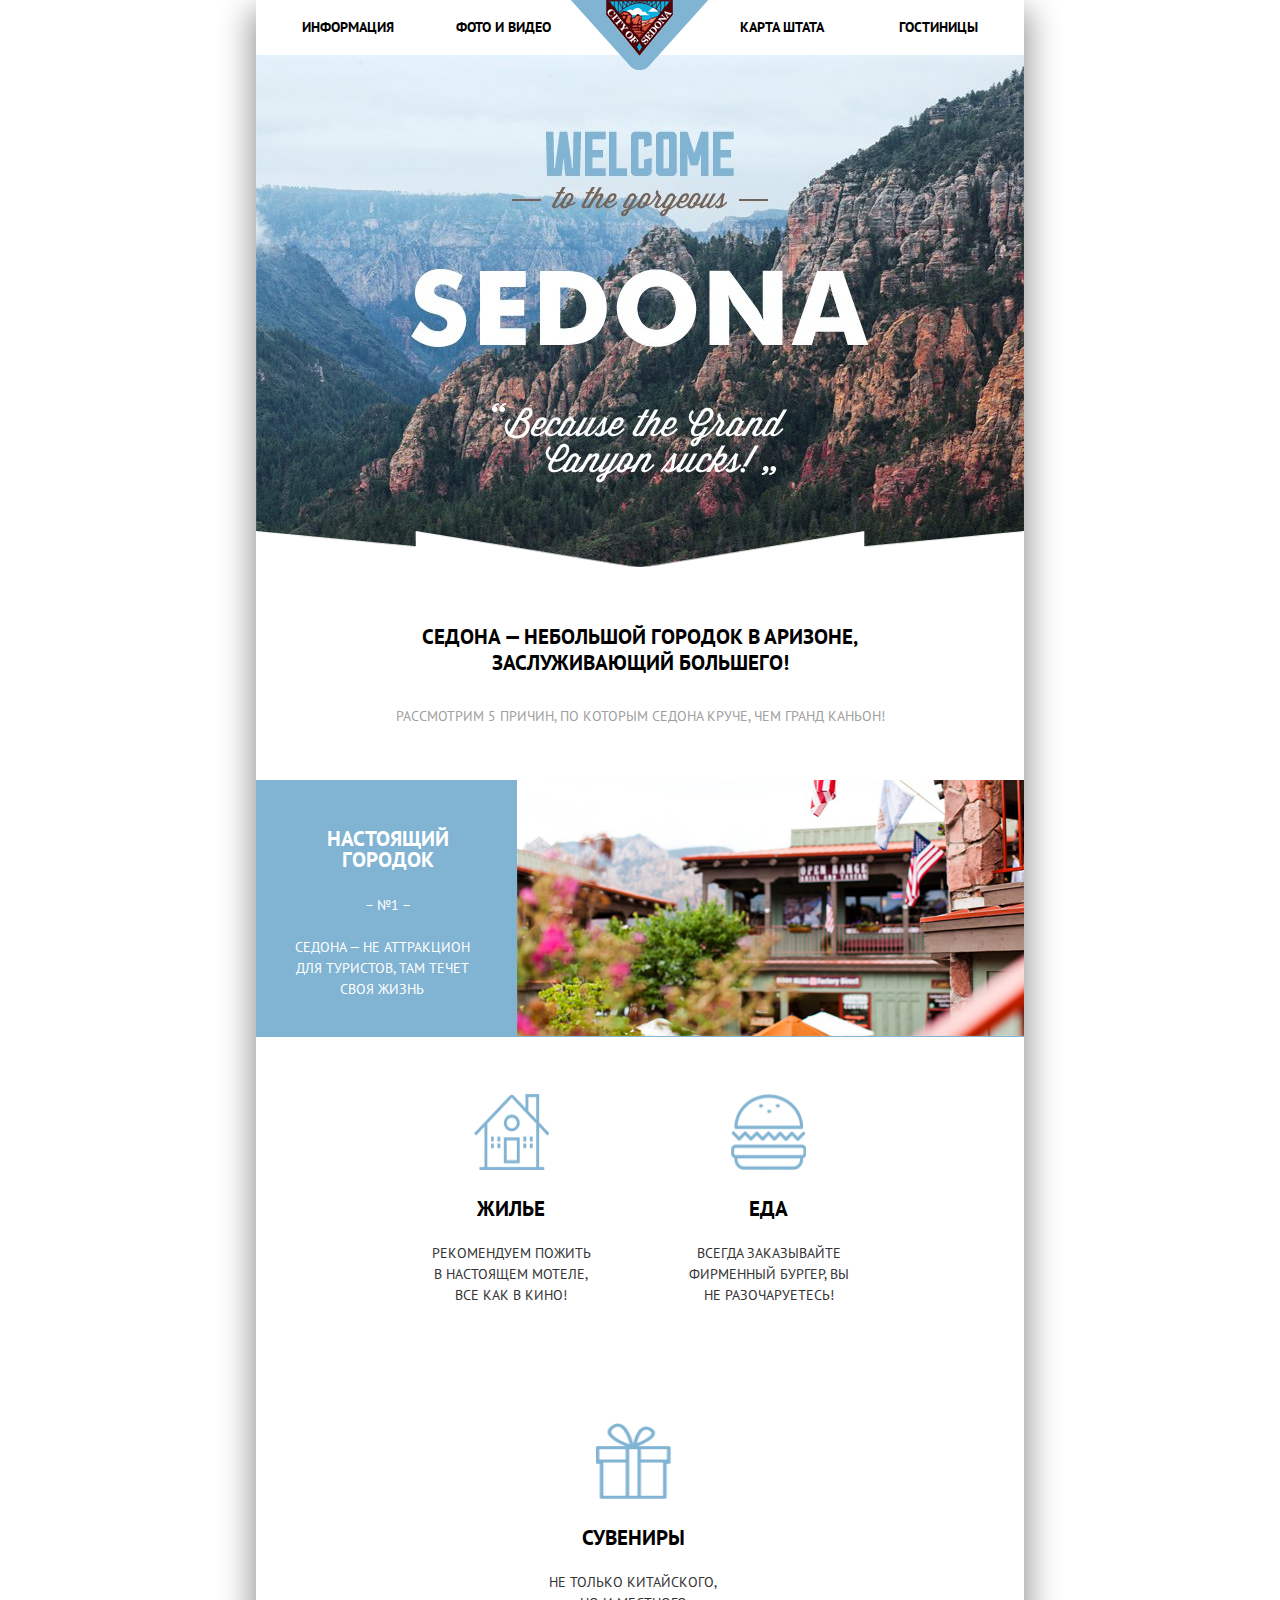
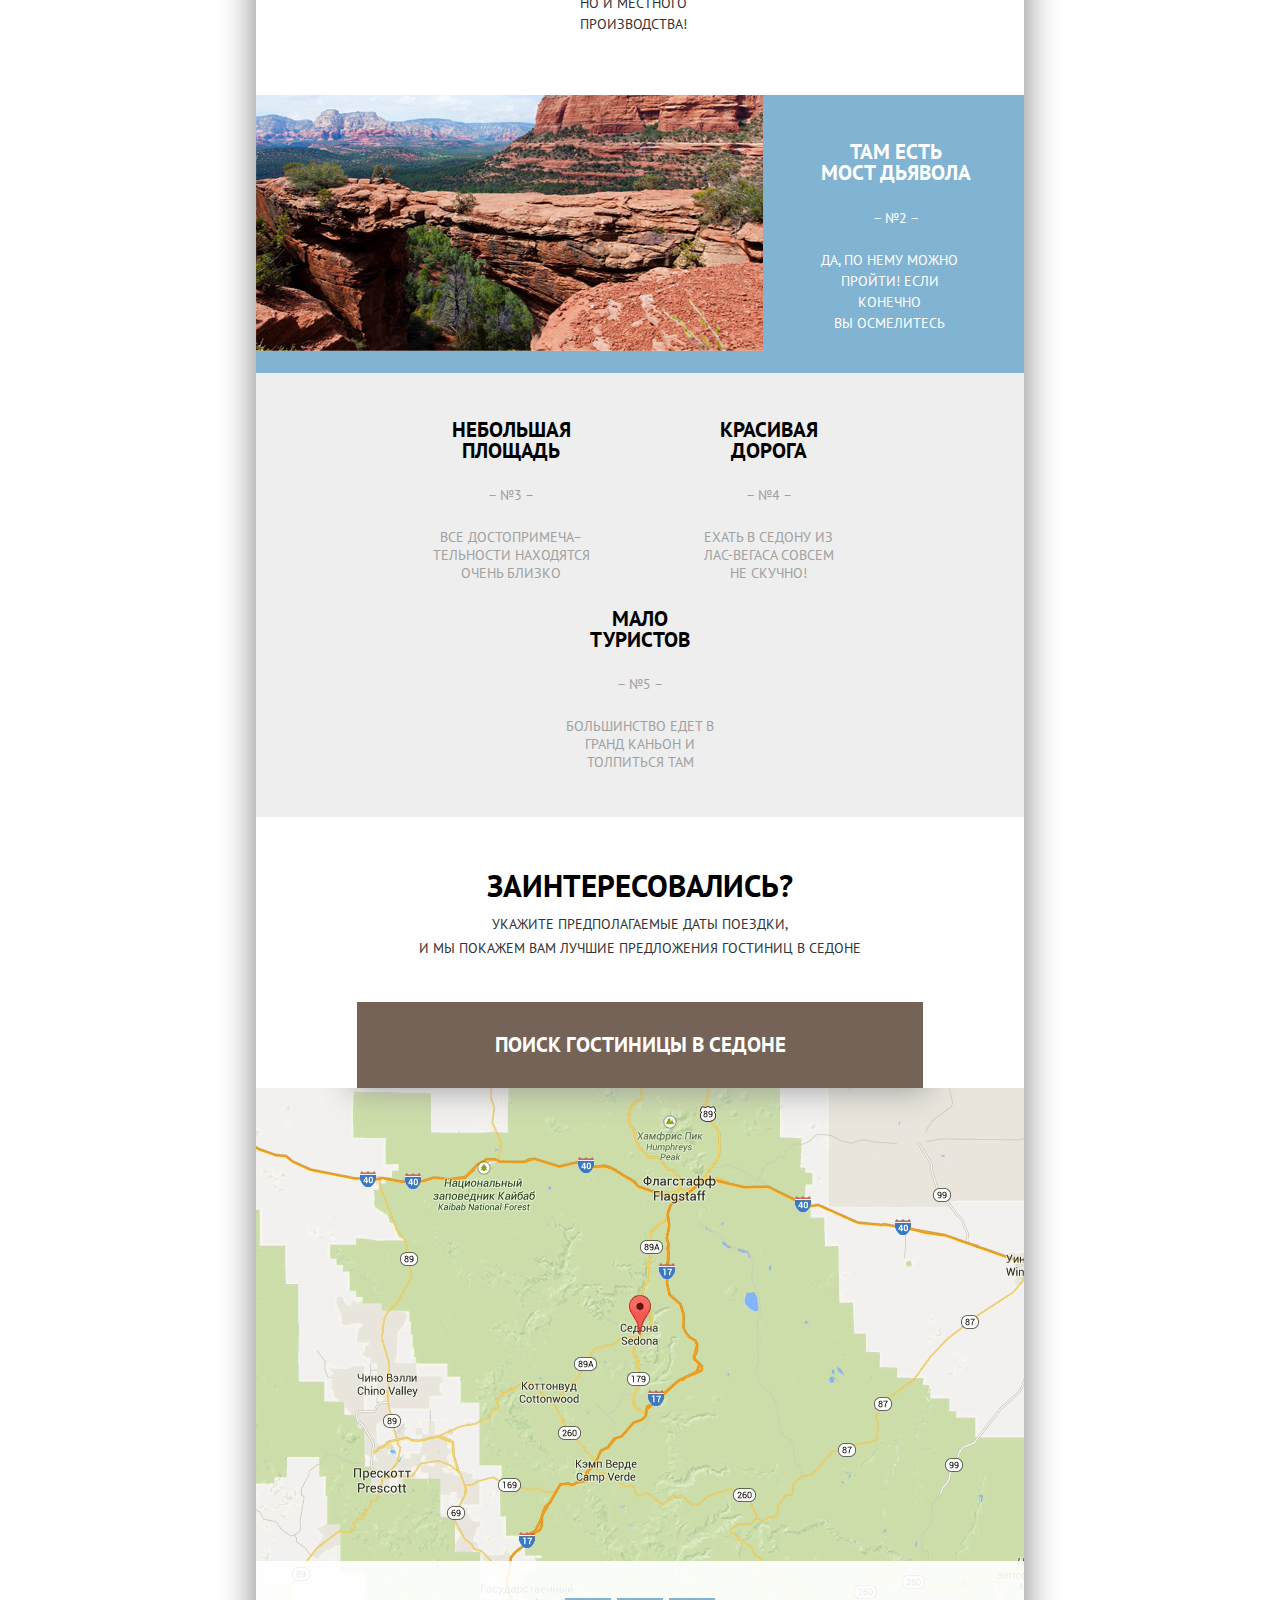
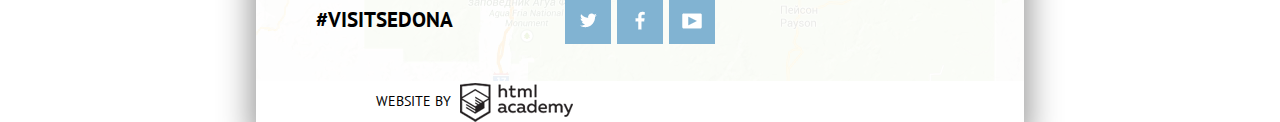
<file: index.html>
<!DOCTYPE html>
<html lang="ru">
  <head>
    <meta charset="utf-8">
    <title>HTML Academy: Седона</title>
    <link href="css/normalize.css" rel="stylesheet">
    <link href="css/style_min.css" rel="stylesheet">
    <link href="https://fonts.googleapis.com/css?family=PT+Sans:400,700&amp;subset=cyrillic" rel="stylesheet">
  </head>
  <body>
    <div class="centering">
      <header class="main-header">
        <nav class="main-navigation">
          <ul class="clearfix">
            <li class="main-navigation_left"><a href="#">Информация</a></li>
            <li class="main-navigation_left"><a href="#">Фото и видео</a></li>
            <li class="main-navigation_right"><a href="hotels.html">Гостиницы</a></li>
            <li class="main-navigation_right"><a href="#">Карта штата</a></li>
          </ul>
          <div class="header-logo">
           <a href="index.html"><img src="img/logo.png" alt="Sity of Sedona" width="138" height="70"></a>
          </div>
        </nav>
      </header>
      <main>
        <section class="index-background">
          <p>Welcome to the Georgeous</p>
          <h1>Sedona</h1>
          <p>Because the Grand Canyon sucks</p>
        </section>
        <section class="greeting">
          <h2 class="index-appeal">Седона &mdash; небольшой городок в аризоне,<br> заслуживающий большего!</h2>
          <p>Рассмотрим 5 причин, по которым седона круче, чем гранд каньон!</p>
        </section>
        <section class="features-photo clearfix">
          <div class="features-left-title">
            <h3>Настоящий городок</h3>
            <span>&ndash; №1 &ndash;</span>
            <p>Седона &mdash; не аттракцион для туристов, там течет своя жизнь</p>
          </div>
          <div class="features-right-photo">
          </div>
        </section>
        <section class="features-icons clearfix">
          <div class="features-icon">
            <div class="icons">
              <img src="img/icon-home.png" alt="Жилье" width="75" height="76">
            </div>
            <h4>Жилье</h4>
            <p>Рекомендуем пожить в настоящем мотеле, все как в кино!</p>
          </div>
          <div class="features-icon">
            <div class="icons">
              <img src="img/icon-food.png" alt="Еда" width="75" height="76">
            </div>
            <h4>Еда</h4>
            <p>Всегда заказывайте фирменный бургер, вы не разочаруетесь!</p>
          </div>
          <div class="features-icon">
            <div class="icons">
              <img src="img/icon-gift.png" alt="Сувениры" width="75" height="76">
            </div>
            <h4>Сувениры</h4>
            <p>Не только китайского, но и местного производства!</p>
          </div>
        </section>
        <section class="features-photo clearfix">
          <div class="features-left-photo"></div>
          <div class="features-right-title">
            <h3>Там есть <br>мост дьявола</h3>
            <span>&ndash; №2 &ndash;</span>
            <p>Да, по нему можно пройти! Если конечно<br> вы осмелитесь</p>
          </div>
        </section>
        <section class="features-slogans clearfix">
          <div class="features-item-slogan">
            <h3>Небольшая площадь</h3>
            <p>&ndash; №3 &ndash;</p>
            <p>Все достопримеча&ndash;тельности находятся очень близко</p>
          </div>
          <div class="features-item-slogan">
            <h3>Красивая дорога</h3>
            <p>&ndash; №4 &ndash;</p>
            <p>Ехать в Седону из Лас-Вегаса совсем не скучно!</p>
          </div>
          <div class="features-item-slogan">
            <h3>Мало туристов</h3>
            <p>&ndash; №5 &ndash;</p>
            <p>Большинство едет в Гранд Каньон и толпиться там</p>
          </div>
        </section>
        <section class="features-booking clearfix">
          <div class="booking-block">
            <h3>Заинтересовались?</h3>
            <p>Укажите предполагаемые даты поездки,<br> и мы покажем вам лучшие предложения гостиниц в Седоне</p>
          </div>
          <div class="booking-title">
            <h4>Поиск гостиницы в седоне</h4>
          </div>
          <form class="booking-form " action="index.html" method="post">
            <div class="booking-date">
              <label for="date-in">Дата заезда</label>
              <input id="date-in" type="text" name="date-in" placeholder="24 апреля 2016">
              <span class="calendar"></span>
            </div>
            <div class="booking-date">
              <label for="date-out">Дата выезда</label>
              <input id="date-out" type="text" name="date-out" placeholder=" 4 июня 2016">
              <span class="calendar"></span>
            </div>
            <div class="booking-people adults">
              <label for="adults" >Взрослые</label>
              <div class="booking-people-btn">
                <span class="minus">-</span>
                <input id="adults" type="text" name="adults" placeholder="2">
                <span class="plus">+</span>
              </div>
            </div>
            <div class="booking-people children">
              <label for="children">Дети</label>
              <div class="booking-people-btn">
                <span class="minus">-</span>
                <input id="children" type="text" name="adults" placeholder="0">
                <span class="plus">+</span>
              </div>
            </div>
            <input type="submit" class="booking-btn" name="find" value="найти">
          </form>
          <div class="features-map">
            <iframe src="https://www.google.com/maps/embed?pb=!1m18!1m12!1m3!1d558826.6456583338!2d-112.09402196651833!3d34.93959895005019!2m3!1f0!2f0!3f0!3m2!1i1024!2i768!4f13.1!3m3!1m2!1s0x872da132f942b00d%3A0x5548c523fa6c8efd!2z0KHQtdC00L7QvdCwLCDQkNGA0LjQt9C-0L3QsCA4NjMzNiwg0KHQqNCQ!5e0!3m2!1sru!2sve!4v1487562134561" width="768" height="593"  style="border:0" allowfullscreen>
            </iframe>
          </div>
        </section>
      </main>
      <footer class="main-footer main-footer_index">
        <div class="footer-title">
          #visitsedona
        </div>
          <div class="footer-social">
            <a class="social-btn social-btn-tv" href="#">твиттер</a>
            <a class="social-btn social-btn-fb" href="#">фэйсбук</a>
            <a class="social-btn social-btn-yt" href="#">ютуб</a>
          </div>
        <div class="footer-copyright">
          <span>website by</span>
          <a class="footer-btn" href="https://htmlacademy.ru"></a>
        </div>
      </footer>
    </div>
    <script type="text/javascript" src="js/form_min.js">
    </script>

  </body>
</html>
</file>
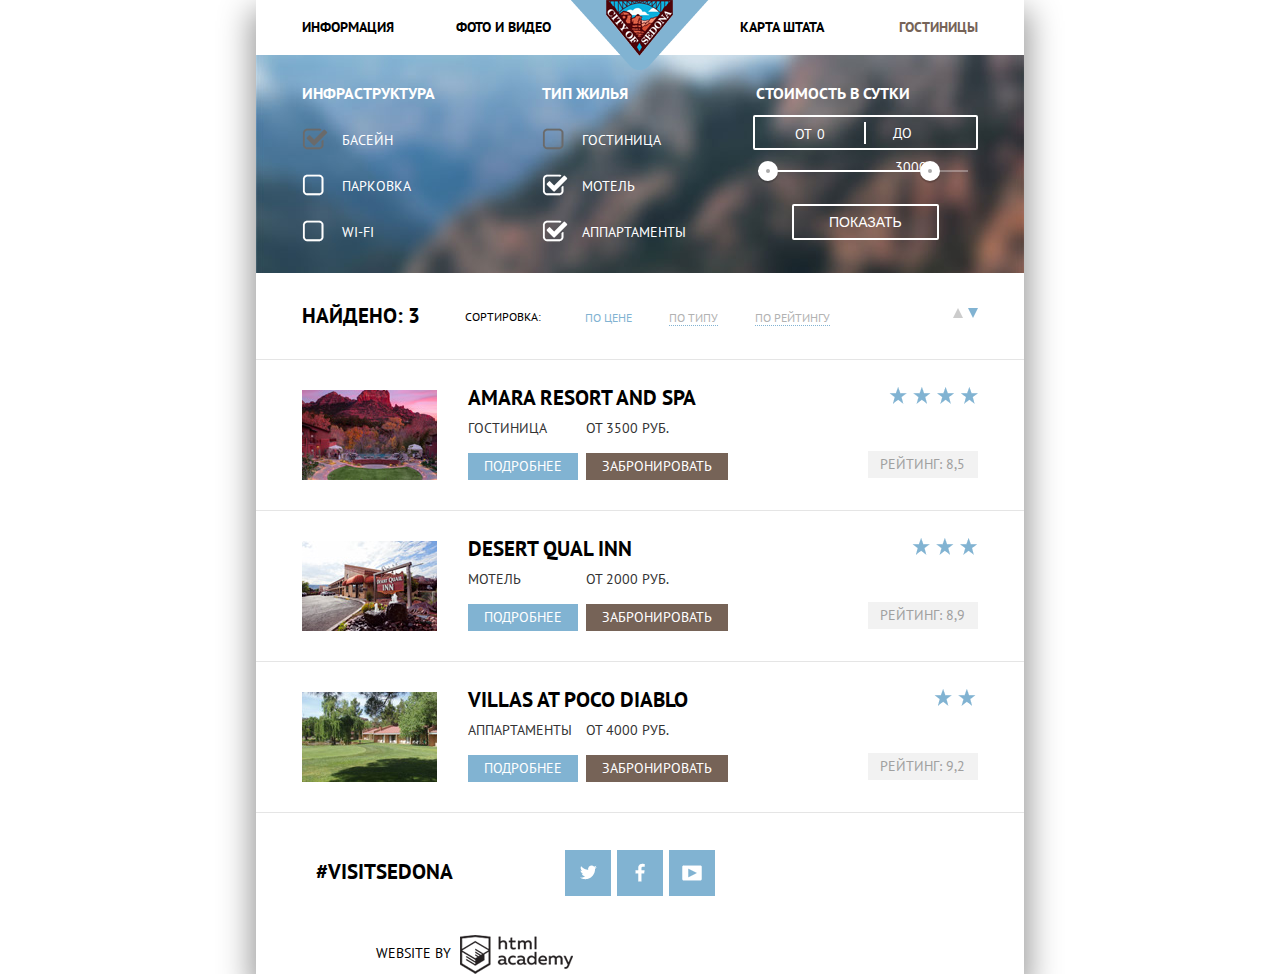
<file: hotels.html>
<!DOCTYPE html>
<html lang="ru">
  <head>
    <meta charset="utf-8">
    <title>HTML Academy: Седона</title>
    <link href="css/normalize.css" rel="stylesheet">
    <link href="css/style_min.css" rel="stylesheet">
    <link href="https://fonts.googleapis.com/css?family=PT+Sans:400,700&amp;subset=cyrillic" rel="stylesheet">
  </head>
  <body>
    <div class="centering">
      <header class="main-header">
        <nav class="main-navigation clearfix">
          <ul>
            <li class="main-navigation_left"><a href="#">Информация</a></li>
            <li class="main-navigation_left"><a href="#">Фото и видео</a></li>
            <li class="main-navigation_right"><a class="active" href="hotels.html">Гостиницы</a></li>
            <li class="main-navigation_right"><a href="#">Карта штата</a></li>
          </ul>
          <div class="header-logo">
            <a href="index.html"><img src="img/logo.png" alt="Sity of Sedona" width="138" height="70"></a>
          </div>
        </nav>
      </header>
      <main>
        <form class="booking-options clearfix" action="index.html" method="post">
          <div class="booking-options-comfort">
            <div class="booking-options-title">
              <h4>Инфраструктура</h4>
            </div>
            <label class="comfort-checkbox">
              <input type="checkbox" name="pool" checked disabled>
              <span class="checkbox-indicator"></span>
              Басейн
            </label>
            <label class="comfort-checkbox">
              <input type="checkbox" name="parking" >
              <span class="checkbox-indicator"></span>
              Парковка
            </label>
            <label class="comfort-checkbox">
              <input type="checkbox" name="wi-fi" >
              <span class="checkbox-indicator"></span>
              WI-FI
            </label>
          </div>
          <div class="booking-options-type">
            <div class="booking-options-title">
              <h4>Тип жилья</h4>
            </div>
            <label class="type-checkbox">
              <input type="checkbox" name="hotel" disabled>
              <span class="checkbox-indicator"></span>
              Гостиница
            </label>
            <label class="type-checkbox">
              <input type="checkbox" name="motel" checked>
              <span class="checkbox-indicator"></span>
              Мотель
            </label>
            <label class="type-checkbox">
              <input type="checkbox" name="apartments" checked>
              <span class="checkbox-indicator"></span>
              Аппартаменты
            </label>
          </div>
          <div class="booking-options-price">
            <div class="booking-options-title">
              <h4>Стоимость в сутки</h4>
            </div>
            <div class="price-controls">
              <label class="min-price">
                от <input type="text" name="min-price" value="0">
              </label>
              <label class="min-price">
                до <input type="text" name="max-price" value="3000">
              </label>
            </div>
            <div class="range-controls">
              <div class="scale">
                <div class="bar"></div>
              </div>
              <div class="range-toggle range-toggle-min"></div>
              <div class="range-toggle range-toggle-max"></div>
            </div>
            <div class="booking-options-btn">
              <button class="btn-transparent" type="submit">Показать</button>
            </div>
          </div>
        </form>
        <div class="filter-container clearfix">
          <div class="filter-title">
            <h3>Найдено: 3</h3>
          </div>
          <div class="filter-items">
            <span class="filter-items-sorting">Сортировка:</span>
            <ul>
              <li><a class="filter-active">по цене</a></li>
              <li><a href="#">по типу</a></li>
              <li><a href="#">по рейтингу</a></li>
            </ul>
          </div>
          <div class="filter-sorting">
            <a class="increase active">По возрастанию</a>
            <a class="descrease">По убыванию"</a>
          </div>
        </div>
        <div class="hotels">
          <section class="hotel-container clearfix">
            <div class="hotel-item">
              <figure class="hotel-image">
                <img src="img/hotel-1.jpg" alt="Amara resort and spa" width="135" height="90">
              </figure>
              <div class="hotel-discriptions">
                <a class="discriptions-title" href="#"><h4>Amara resort and spa</h4></a>
                <div class="hotel-about">
                  <p>Гостиница</p>
                  <a class="hotel-about-btn" href="#">Подробнее</a>
                </div>
                <div class="hotel-book">
                  <p>от 3500 РУБ.</p>
                  <a class="hotel-book-btn" href="#">Забронировать</a>
                </div>
              </div>
            </div>
            <div class="hotel-store">
              <div class="hotel-stars">
                <div class="five-stars">
                  5 звезд
                </div>
              </div>
              <div class="hotel-rating">
                Рейтинг: <span>8,5</span>
              </div>
            </div>
          </section>
          <section class="hotel-container clearfix">
            <div class="hotel-item">
              <figure class="hotel-image">
                <img src="img/hotel-2.jpg" alt="Amara resort and spa" width="135" height="90">
              </figure>
              <div class="hotel-discriptions">
                <a class="discriptions-title" href="#"><h4>Desert qual inn</h4></a>
                <div class="hotel-about">
                  <p>Мотель</p>
                  <a class="hotel-about-btn" href="#">Подробнее</a>
                </div>
                <div class="hotel-book">
                  <p>от 2000 РУБ.</p>
                  <a class="hotel-book-btn" href="#">Забронировать</a>
                </div>
              </div>
            </div>
            <div class="hotel-store">
              <div class="hotel-stars">
                <div class="three-stars">
                  3 звезды
                </div>
              </div>
              <div class="hotel-rating">
                Рейтинг: <span>8,9</span>
              </div>
            </div>
          </section>
          <section class="hotel-container clearfix">
            <div class="hotel-item">
              <figure class="hotel-image">
                <img src="img/hotel-3.jpg" alt="Villas at poco diablo" width="135" height="90">
              </figure>
              <div class="hotel-discriptions">
                <a class="discriptions-title" href="#"><h4>Villas at poco diablo</h4></a>
                <div class="hotel-about">
                  <p>Аппартаменты</p>
                  <a class="hotel-about-btn" href="#">Подробнее</a>
                </div>
                <div class="hotel-book">
                  <p>от 4000 РУБ.</p>
                  <a class="hotel-book-btn" href="#">Забронировать</a>
                </div>
              </div>
              <div class="hotel-store">
                <div class="hotel-stars">
                  <div class="two-stars">
                    3 звезды
                  </div>
                </div>
                <div class="hotel-rating">
                  Рейтинг: <span> 9,2</span>
                </div>
              </div>
            </div>
          </section>
        </div>
      </main>
      <footer class="main-footer clearfix">
        <div class="footer-title">
          #visitsedona
        </div>
        <div class="footer-social">
          <a class="social-btn social-btn-tv" href="#">твиттер</a>
          <a class="social-btn social-btn-fb" href="#">фэйсбук</a>
          <a class="social-btn social-btn-yt" href="#">ютуб</a>
        </div>
        <div class="footer-copyright">
          <span>website by</span>
          <a class="footer-btn" href="https://htmlacademy.ru"></a>
        </div>
      </footer>
    </div>
  </body>
</html>
</file>
<file: css/style_min.css>
/* index.html */html,body { min-width: 100%; margin: 0; padding: 0;}body { font-family: "PT Sans", "Arial", sans-serif; font-size: 14px; font-weight: normal; line-height: normal; text-transform: uppercase; color: #a0a0a0;}h1 { font-size: 24px; line-height: normal; color: #000000; font-weight: normal;}h2 { font-size: 21px; line-height: normal; color: #000000; font-weight: normal;}.centering { width: 768px; margin: 0 auto; text-align: center; box-shadow: 0 15px 30px 5px #999999;}.clearfix::after { content: ""; display: table; clear: both;}.main-navigation { position: relative;}.main-navigation ul { margin: 0 6%; padding: 0; list-style: none;}.main-navigation li { width: 154px; display: inline-block; vertical-align: top; margin: 0; padding: 14px 0 15px 0; font-size: 14px; font-weight: bold; line-height: 26px;}.main-navigation a { text-decoration: none; color: #000000;}.main-navigation a:hover { color: #81b3d2;}.main-navigation a:active { color: #b2b2b2;}.main-navigation .active { color: #766357;}.main-navigation .active:hover { color: #604e43;}.main-navigation .active:active { color: #d6d0cc;}.main-navigation_left { float: left; text-align: left;}.main-navigation_right { float: right; text-align: right;}.header-logo { position: absolute; top: 0; left: 315px;}.index-background { background: url("../img/white-split.png") no-repeat 0 100.3%, url("../img/index-main.jpg") no-repeat 0 100%; background-color: #8aa4c5; width: 100%; height: 512px; font-size: 0;}.index-background h1 { font-size: 0;}.greeting { margin: 57px 45px 41px 45px;}.greeting h2 { font-size: 21px; font-weight: bold; line-height: 26px; padding-bottom: 10px;}.greeting p { font-size: 14px; font-weight: normal; line-height: 26px; padding: 0 0 10px 0;}.features-photo { background-color: #81b3d2;}.features-photo h3 { padding: 0 0 25px 12px; margin: 0; font-size: 21px; font-weight: bold; line-height: 21px;}.features-photo p,.features-photo span { padding: 0; margin: 0; font-size: 14px; line-height: 21px;}.features-photo span { display: block; padding: 0 0 21px 12px;}.features-left-title { float: left; width: 33%; min-height: 256px; box-sizing: border-box; margin: 0; padding: 48px 39px 37px 38px; text-align: center; color: #ffffff; background-color: #81b3d2;}.features-right-photo { float: right; background: #81b3d2 url("../img/index-1.jpg") no-repeat; width: 66%; min-height: 256px;}.features-left-photo { float: left; background: #81b3d2 url("../img/index-2.jpg") no-repeat; width: 66%; min-height: 256px;}.features-right-title { float: left; width: 33%; min-height: 256px; box-sizing: border-box; margin: 0; padding: 46px 45px 39px 45px; text-align: center; color: #ffffff; background-color: #81b3d2;}.features-icon { box-sizing: border-box; display: inline-block; vertical-align: top; width: 33%; margin: 0; padding: 57px 46px 46px 46px;}.features-icon:last-child { box-sizing: border-box; display: inline-block; vertical-align: top; width: 33%; margin: 0; padding: 57px 46px 46px 32px;}.features-icon h4 { margin: 21px 0; font-size: 21px; font-weight: bold; color: #000000;}.features-icon p { font-size: 14px; line-height: 21px; color: #333333;}.features-slogans { position: relative; padding: 44px 0 22px 0; background-color: #eeeeee; z-index: 9;}.features-item-slogan { display: inline-block; vertical-align: top; width: 33%; box-sizing: border-box; margin: 0; padding: 0 45px;}.features-item-slogan h3 { margin: 2px 0 25px 0; padding: 0 20px; font-size: 21px; line-height: 21px; color: #000000;}.features-item-slogan p { margin-bottom: 24px; padding: 0; word-wrap: break-word;}.features-item-slogan:nth-child(2) p { padding: 0 10px;}.features-booking { position: relative;}.features-booking h3 { font-size: 31px; line-height: 24px; color: #000000; padding: 57px 0 14px; margin: 0;}.features-booking p { /*margin: 15px 0 5px 0;*/ margin: 0; padding: 0 120px 128px; font-size: 14px; line-height: 24px; color: #333333;}.booking-block { display: block; position: relative; background: #ffffff; z-index: 9;}.booking-title,.booking-form { position: absolute; width: 566px; left: 50%; margin-left: -283px;}.booking-title { display: block; top: 185px; font-size: 21px; font-weight: bold; line-height: 24px; color: #ffffff; background-color: #766357; z-index: 10;}.booking-title h4 { padding: 31px; margin: 0;}.booking-title:hover { cursor: pointer;}.booking-form { display: block; top: 271px; box-sizing: border-box; padding: 55px; font-size: 14px; font-weight: bold; line-height: 26px; text-align: left; outline: none; color: #000000; background-color: #ffffff; box-shadow: 0 10px 30px 5px #999999;}.booking-date { position: relative; display: inline-block; vertical-align: top; width: 456px; height: 38px; margin-bottom: 29px;}.booking-date label,.booking-people label { float: left; width: 110px; padding-top: 6px;}.booking-people.children label { box-sizing: border-box; padding-left: 53px;}.booking-date input { float: right; box-sizing: border-box; width: 345px; height: 38px; padding-left: 15px; padding-right: 35px; font-size: 14px; text-transform: uppercase; border: none; color: #000000; background-color: #f2f2f2;}.booking-date input:hover { border: none; background-color: #ebebeb;}.booking-date input:active { background-color: #ffffff;}.calendar { position: absolute; top: 8px; right: 8px; width: 21px; height: 21px; background: url("../img/spritesheet.png") no-repeat -15px -15px;}.calendar:hover { background-position: -117px -15px;}.calendar:active { background-position: -66px -15px;}.booking-people.adults { display: inline-block; vertical-align: top; width: 222px; margin: 0;}.booking-people.children { display: inline-block; vertical-align: top; width: 230px; margin: 0;}.booking-people-btn { float: right; position: relative; width: 112px; text-align: center; color: #000000; background-color: #f2f2f2;}.minus,.plus { font-size: 0;}.plus::before { content: ""; position: absolute; top: 18px; left: 14px; width: 11px; height: 3px; background-color: #a9a9a9;}.plus::after { content: ""; position: absolute; top: 14px; left: 18px; width: 3px; height: 11px; background-color: #a9a9a9;}.minus::before { content: ""; position: absolute; top: 18px; right: 12px; width: 11px; height: 3px; background-color: #a9a9a9;}.plus:hover::before,.plus:hover::after,.minus:hover::before { cursor: pointer; background-color: #000000;}.plus:active::before,.plus:active::after,.minus:active::before { background-color: #81b3d2;}.booking-people-btn input { width: 36px; height: 38px; font-size: 14px; text-transform: uppercase; text-align: center; border: none; color: #000000; background-color: #f2f2f2;}.booking-form .booking-btn { clear: both; width: 100%; margin-top: 45px; height: 58px; font-family: "PT Sans", sans-serif; font-size: 21px; text-transform: uppercase; color: #ffffff; border: none; background-color: #81b3d2; outline: none;}.booking-btn:hover { border: none; background-color: #669ec0;}.booking-btn:active { border: none; color: #88b6d1; background-color: #5496bd;}.booking-form input { font-weight: bold;}.features-map { display: block; width: 100%; height: 593px; margin: auto; background: #cbdda9 url("../img/map.png") no-repeat;}.main-footer { position: relative; text-align: left; padding: 0 30px 0 45px; min-height: 120px;}.main-footer_index { margin-top: -120px; background: rgba(255, 255, 255, 0.9); z-index: 1;}.footer-title,.footer-social,.footer-copyright,.footer-btn { display: inline-block; vertical-align: middle;}.footer-title { margin: 35px 108px auto 15px; font-size: 21px; font-weight: bold; line-height: 24px; color: #000000;}.footer-social { margin: 37px 0 auto; font-size: 0;}.social-btn { display: inline-block; box-sizing: border-box; vertical-align: middle; margin-right: 6px; width: 46px; height: 46px; background: #81b3d2 url("../img/spritesheet.png") no-repeat;}.social-btn-tv { background-position: -917px 0;}.social-btn-fb { background-position: -961px -2px;}.social-btn-yt { background-position: -1006px 0;}.social-btn-tv:hover,.social-btn-fb:hover,.social-btn-yt:hover { background-color: #669ec0;}.social-btn-tv:active,.social-btn-fb:active,.social-btn-yt:active { background: #5496bd url("../img/spritesheet_active.png") no-repeat;}.social-btn-tv:active { background-position: -40px -1px;}.social-btn-fb:active { background-position: 2px -2px;}.social-btn-yt:active { background-position: -89px 0;}.footer-copyright { margin: 39px 0 auto 75px;}.footer-copyright span { font-size: 14px; font-weight: normal; line-height: 26px; color: #000000; padding-right: 5px;}.footer-btn { background: url("../img/spritesheet.png") no-repeat -168px -15px; padding: 0; width: 113px; height: 39px;}.footer-btn:hover { background-position: -454px -15px;}.footer-btn:active { background-position: -311px -15px;}/* hotels.html */.booking-options { box-sizing: border-box; width: 100%; min-height: 215px; padding: 0 6% 4px 6%; background: #81b3d2 url("../img/hotels-background.jpg") no-repeat left 30%; color: #ffffff;}.booking-options-comfort { float: left; width: 210px; box-sizing: border-box; padding: 7px 0 0 0; text-align: left;}.booking-options-title h4 { margin-bottom: 27px;}.comfort-checkbox input[type="checkbox"],.type-checkbox input[type="checkbox"] { display: none;}.comfort-checkbox,.type-checkbox { display: block; position: relative; padding: 0 0 28px 40px; cursor: pointer;}.comfort-checkbox input[type="checkbox"] + .checkbox-indicator,.type-checkbox input[type="checkbox"] + .checkbox-indicator { position: absolute; top: -3px; left: 0; width: 22px; height: 22px; background: url("../img/spritesheet.png") no-repeat -709px -15px;}.comfort-checkbox input[type="checkbox"]:checked + .checkbox-indicator,.type-checkbox input[type="checkbox"]:checked + .checkbox-indicator { position: absolute; top: -3px; left: 0; width: 26px; height: 22px; background: url("../img/spritesheet.png") no-repeat -653px -15px;}.comfort-checkbox input[type="checkbox"]:disabled + .checkbox-indicator,.type-checkbox input[type="checkbox"]:disabled + .checkbox-indicator { position: absolute; top: -3px; left: 0; width: 22px; height: 22px; background: url("../img/spritesheet.png") no-repeat -761px -15px;}.comfort-checkbox input[type="checkbox"]:checked:disabled + .checkbox-indicator,.type-checkbox input[type="checkbox"]:checked:disabled + .checkbox-indicator { position: absolute; top: -3px; left: 0; width: 26px; height: 22px; background: url("../img/spritesheet.png") no-repeat -597px -15px;}.booking-options-type { float: left; width: 200px; box-sizing: border-box; margin: 7px 0 0 30px; text-align: left;}.booking-options-price { float: right; width: 225px; margin: 7px 0 0 0; color: #ffffff; text-align: left; text-transform: uppercase;}.booking-options-title { margin-bottom: 0; font-weight: 600; font-size: 16px; line-height: 21px;}.booking-options-price .booking-options-title h4 { margin: 21px 0 11px 3px;}.price-controls { position: relative; height: 31px; margin-bottom: 20px; font-size: 0; border: 2px solid #ffffff; border-radius: 2px;}.price-controls::after { content: ""; position: absolute; top: 50%; left: 50%; width: 2px; height: 22px; background: #ffffff; transform: translate(-50%, -50%);}.price-controls label { display: inline-block; font-size: 14px; line-height: 33px; vertical-align: top; cursor: pointer;}.price-controls .min-price,.price-controls .max-price { width: 58px; padding-left: 40px;}.price-controls input { width: 32px; margin: 0; color: inherit; font: inherit; background: none; border: none; outline: none;}.range-controls { position: relative; width: 210px; margin-bottom: 32px; margin-left: 5px;}.range-controls .scale { height: 2px; background: rgba(255, 255, 255, 0.3);}.range-controls .bar { width: 77%; height: 2px; background: #ffffff;}.range-toggle { position: absolute; top: -9px; width: 4px; height: 4px; background: #ababab; border: 8px solid #ffffff; border-radius: 50%; box-shadow: 0 2px 1px 0 rgba(0, 1, 1, 0.2); cursor: pointer;}.range-toggle:hover { background: #1c4f80;}.range-toggle-min { left: 0;}.range-toggle-max { left: 77%;}.btn-transparent { display: block; margin: 0 auto; padding: 6px 35px; font-size: 14px; line-height: 20px; color: #ffffff; text-transform: uppercase; background: transparent; border: 2px solid #ffffff; border-radius: 2px; cursor: pointer;}.btn-transparent:hover { color: #000000; background: #ffffff;}.filter-container { box-sizing: border-box; width: 100%; padding: 30px 6%; text-align: left; border-bottom: 1px solid #e5e5e5;}.filter-title { float: left; width: 152px; margin-right: 11px;}.filter-title h3 { font-size: 21px; line-height: 26px; color: #000000; margin: 0;}.filter-items { float: left; width: 400px;}.filter-items-sorting { display: inline-block; vertical-align: top; margin: 5px 40px 0 0; font-size: 12px; line-height: 18px; color: #000000;}.filter-items ul { display: inline-block; vertical-align: top; list-style: none; margin: 0; padding: 0;}.filter-items li { display: inline-block; vertical-align: top; margin: 5px 33px 0 0;}.filter-items a { font-size: 12px; line-height: 18px; text-decoration: none; color: #b2b2b2; border-bottom: 1px dotted #81b3d2;}.filter-items .filter-active { color: #81b3d2; border-bottom: none;}.filter-items a:hover { color: #81b3d2;}.filter-items a:active { color: #000000; border-bottom: none;}.filter-sorting { position: relative; float: right; width: 30px;}.increase { position: absolute; margin: 0; padding: 0; top: 5px; right: 0; font-size: 0; text-decoration: none; width: 0; height: 0; border-left: 5px solid transparent; border-right: 5px solid transparent; border-top: 10px solid #cccccc;}.increase:hover { border-top: 10px solid #000000; cursor: pointer;}.increase:active { border-top: 10px solid #81b3d2;}.increase.active { border-top: 10px solid #81b3d2;}.descrease { position: absolute; margin: 0; padding: 0; top: 5px; right: 15px; font-size: 0; text-decoration: none; width: 0; height: 0; border-left: 5px solid transparent; border-right: 5px solid transparent; border-bottom: 10px solid #cccccc;}.descrease:hover { border-bottom: 10px solid #000000; cursor: pointer;}.descrease:active { border-bottom: 10px solid #81b3d2;}.descrease.active { border-bottom: 10px solid #81b3d2;}.hotel-container { display: inline-block; vertical-align: top; box-sizing: border-box; width: 100%; margin: 0; padding: 27px 6% 26px 6%; border-bottom: 1px solid #e5e5e5;}.hotel-image { float: left; margin: 3px 0 0 0;}.hotel-about { float: left; width: 110px; margin-right: 8px;}.hotel-book { float: left; width: 142px;}.hotel-discriptions { float: left; text-align: left; width: 260px; margin-left: 31px; font-size: 14px; line-height: 21px; color: #333333;}.hotel-discriptions h4,.hotel-discriptions p { display: inline-block; vertical-align: top; margin: 0; padding: 0;}.hotel-discriptions h4 { margin-bottom: 10px; display: block;}.discriptions-title { font-size: 21px; font-weight: bold; text-decoration: none; color: #000000;}.discriptions-title:hover { color: #81b3d2;}.discriptions-title:active { color: #b2b2b2;}.hotel-about-btn { float: left; width: 110px; margin-top: 14px; padding: 3px 0; font-size: 14px; line-height: 21px; text-align: center; text-decoration: none; color: #ffffff; background-color: #81b3d2; outline: none;}.hotel-about-btn:hover { background-color: #669ec0;}.hotel-about-btn:active { color: #88b6d1; background-color: #5496bd;}.hotel-book-btn { float: right; width: 142px; margin-top: 14px; padding: 3px 0; font-size: 14px; line-height: 21px; text-align: center; text-decoration: none; color: #ffffff; background-color: #766357; outline: none;}.hotel-book-btn:hover { background-color: #604e43;}.hotel-book-btn:active { color: #857871; background-color: #503e33;}.hotel-store { float: right; width: 110px;}.hotel-stars { display: block; width: 110px; margin-top: 0; font-size: 0;}.five-stars { float: right; width: 89px; height: 17px; background: #ffffff url("../img/spritesheet.png") no-repeat -813px -15px;}.two-stars { float: right; width: 44px; height: 17px; background: #ffffff url("../img/spritesheet.png") no-repeat -813px -15px;}.three-stars { float: right; width: 66px; height: 17px; background: #ffffff url("../img/spritesheet.png") no-repeat -813px -15px;}.hotel-rating { display: block; width: 110px; font-size: 14px; line-height: 21px; margin-top: 64px; padding: 3px 0; background-color: #f2f2f2;}/* for JS */@keyframes form-floating { 0% { top: -130px; } 50% { top: 0px; } 100% { top: 271px; }}@keyframes form-floating-reverse { 0% { top: 271px; } 50% { top: 0px; } 100% { top: -130px; }}.form-hide { top: -130px;}.form-popup { animation-name: form-floating; animation-duration: 1s;}.form-hiding { animation-name: form-floating-reverse; animation-duration: 1s;}
</file>
